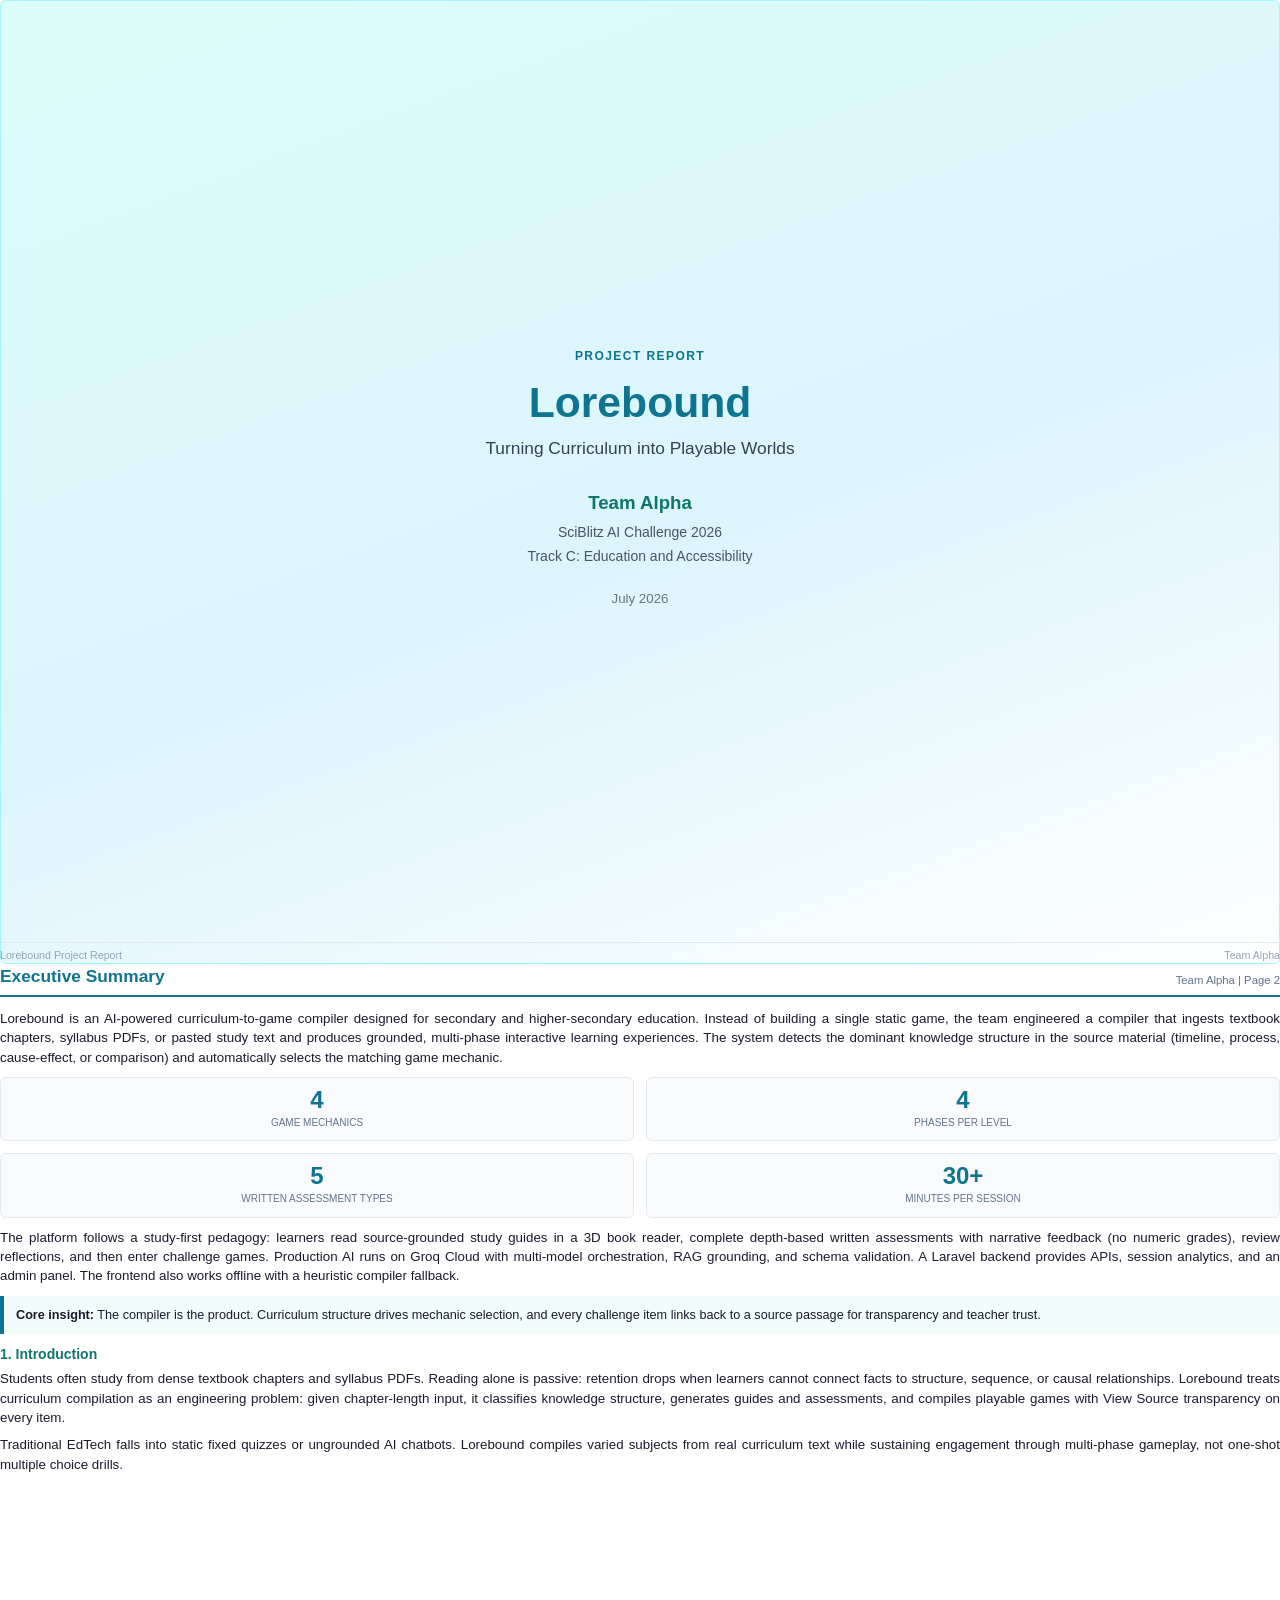
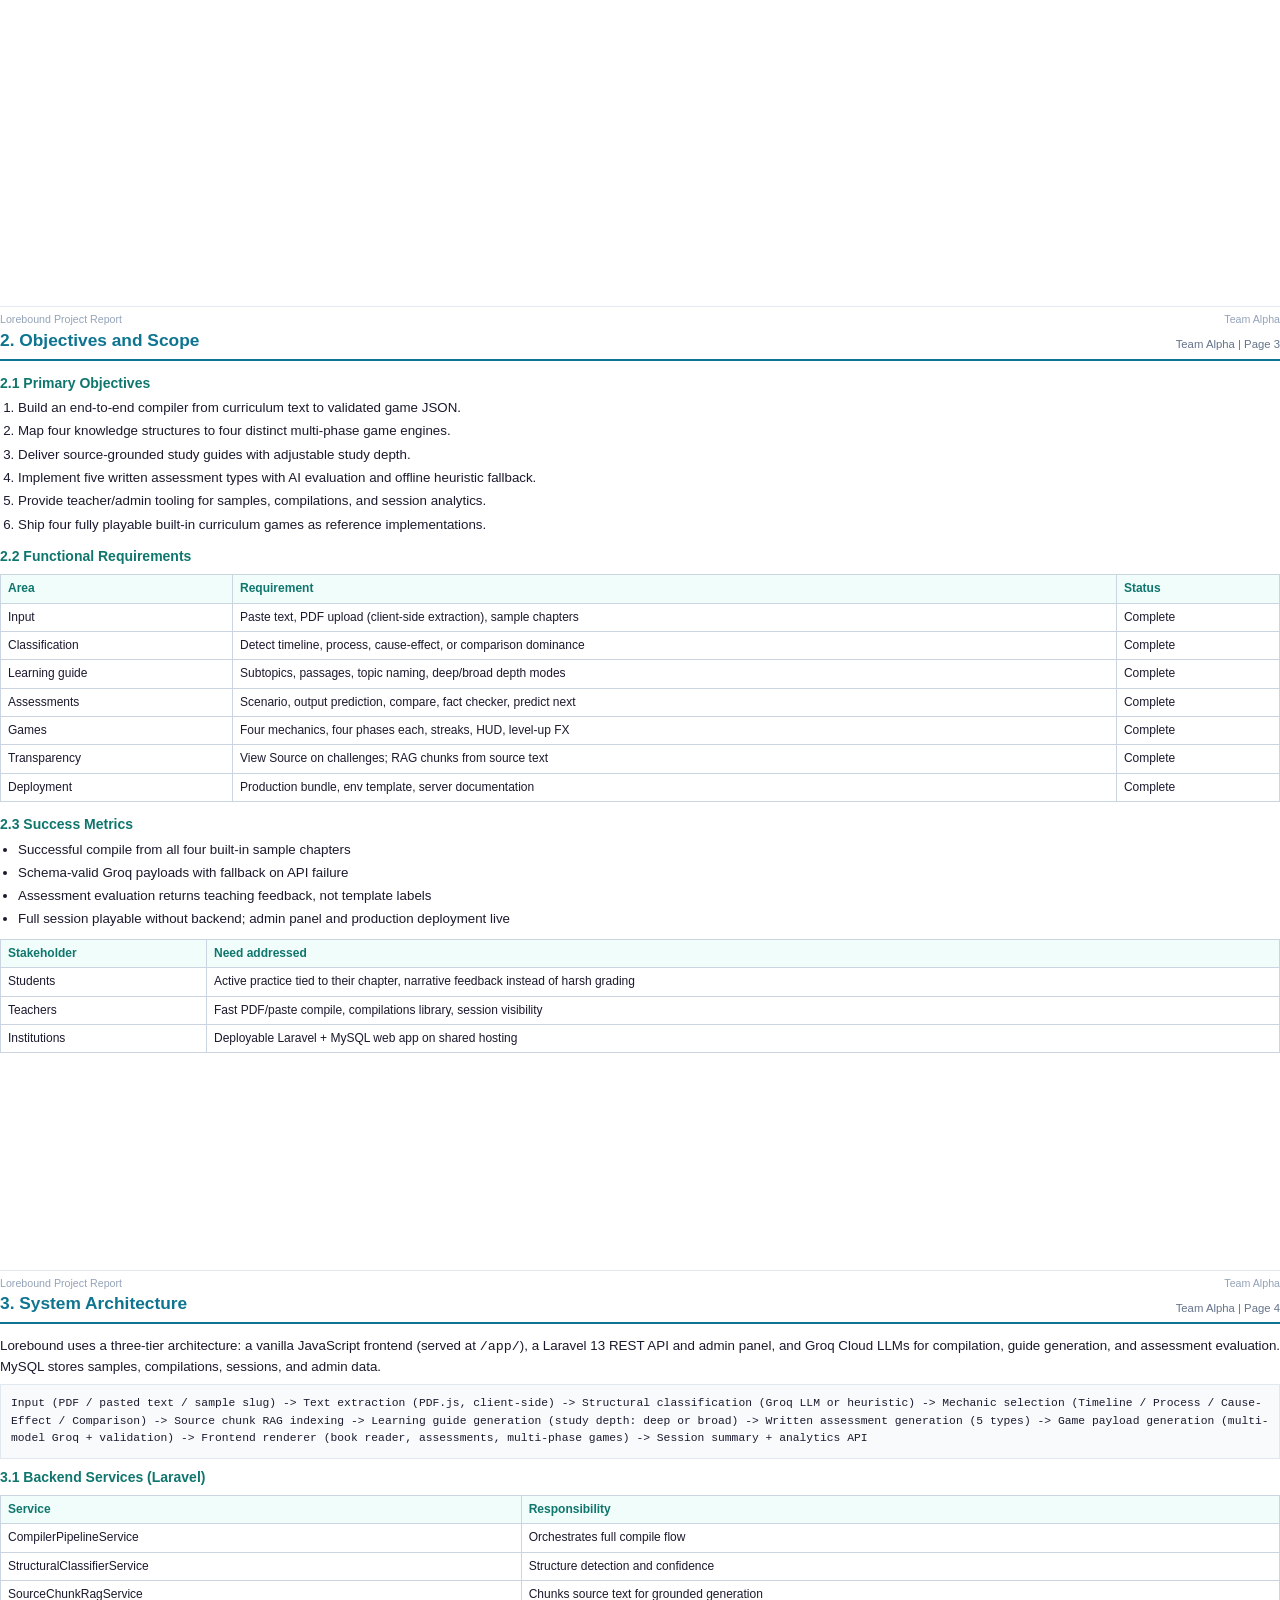
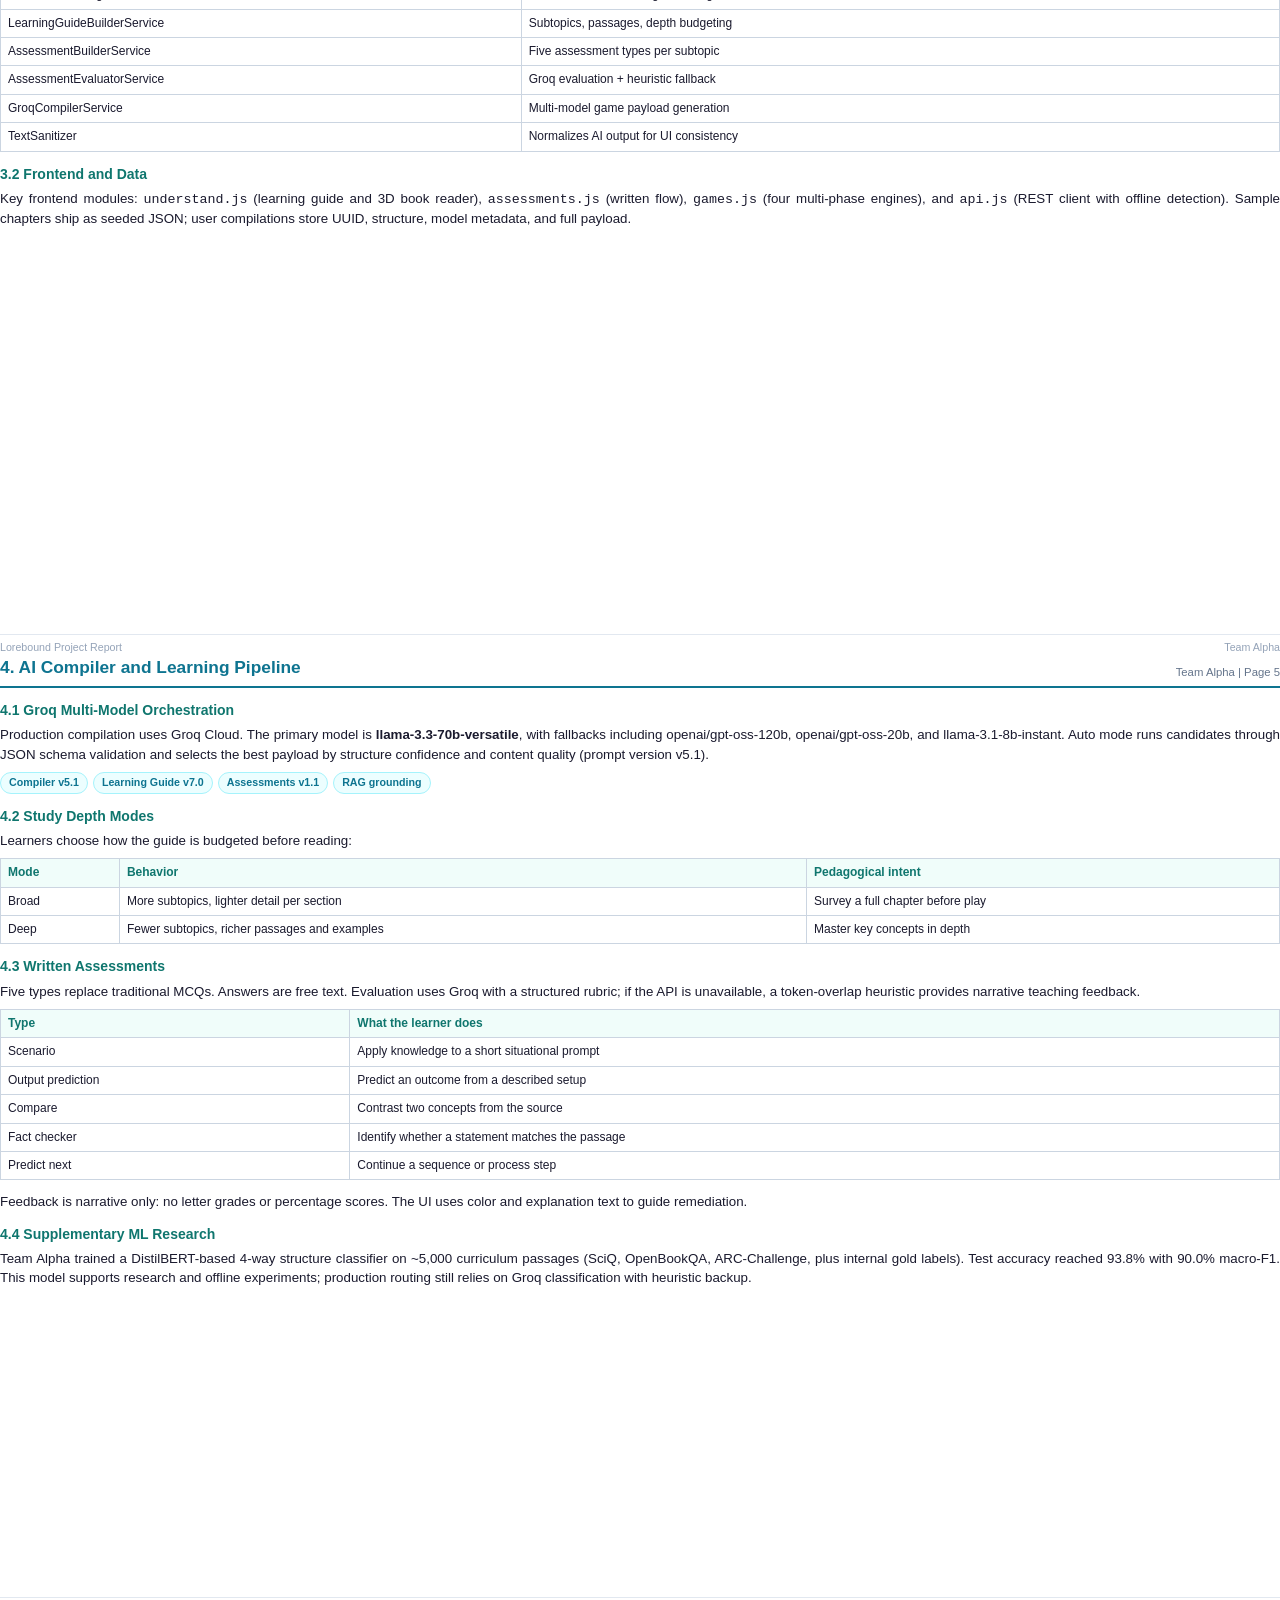
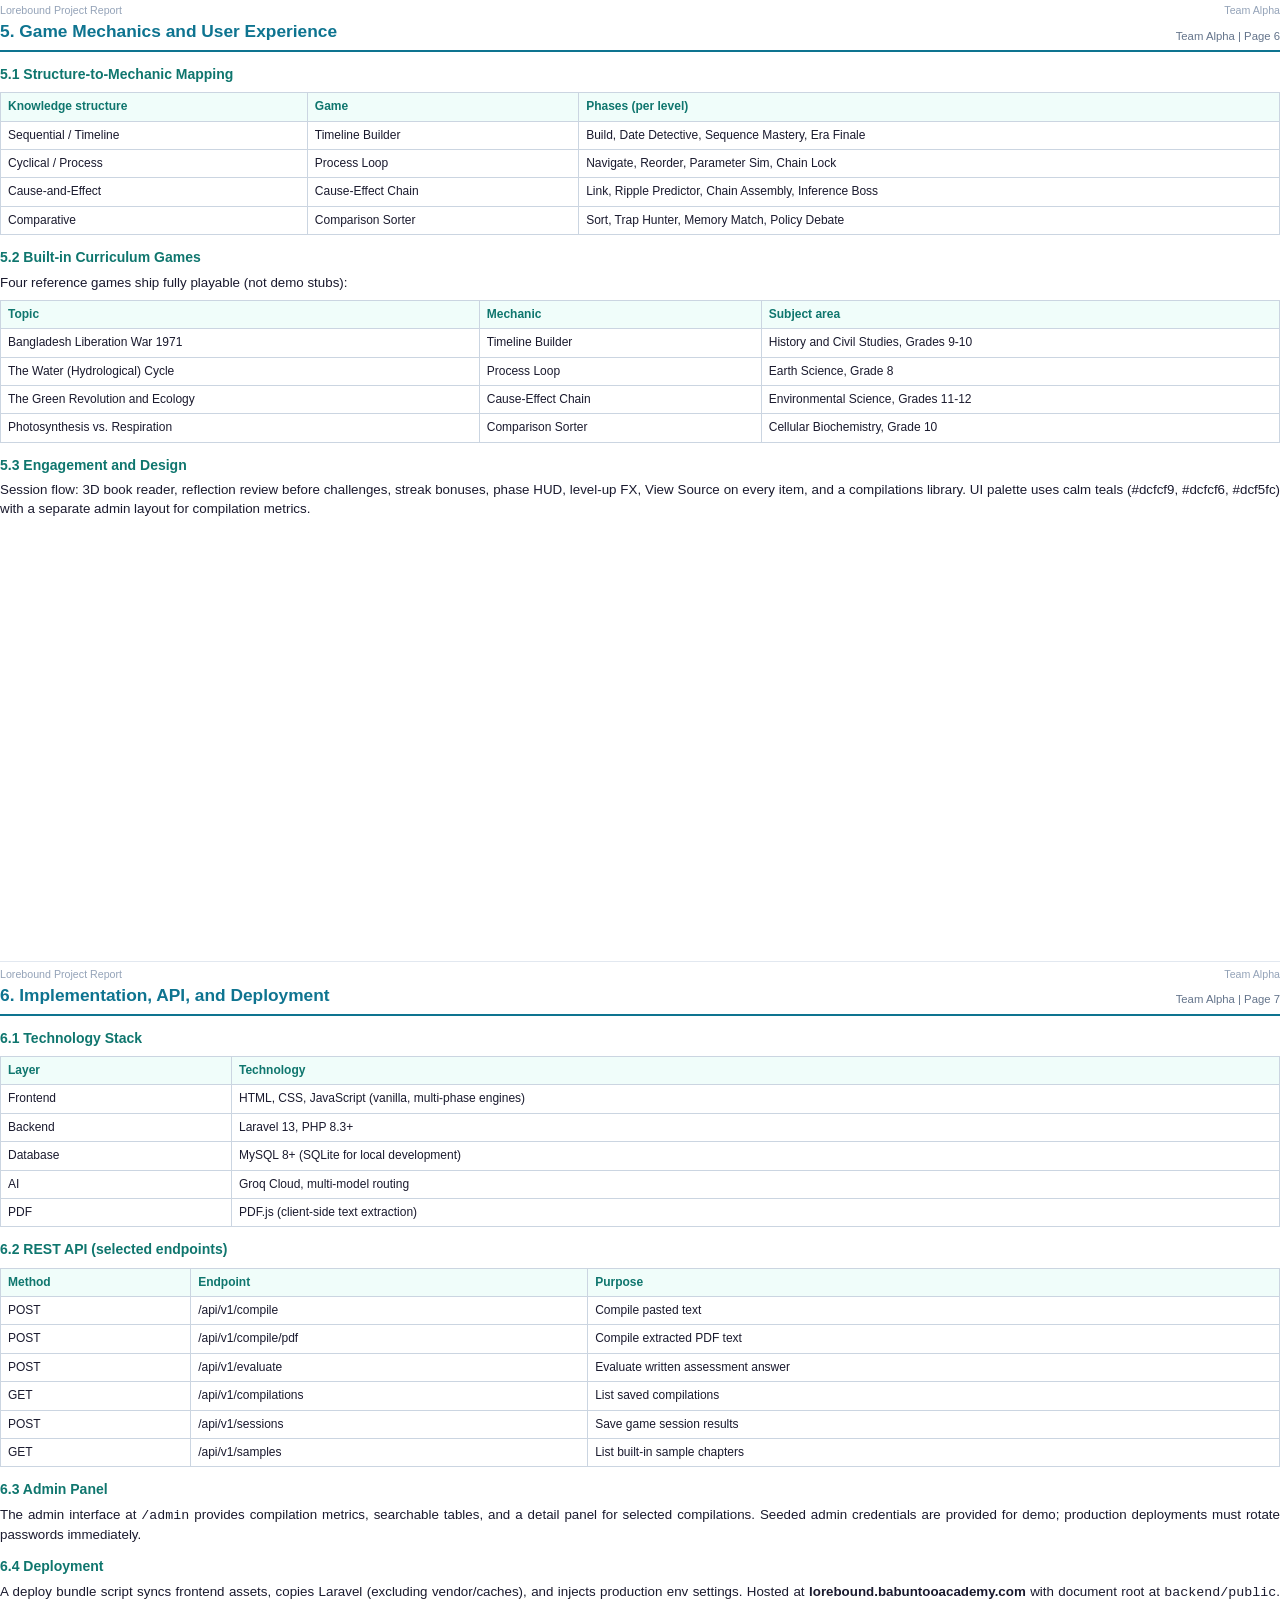
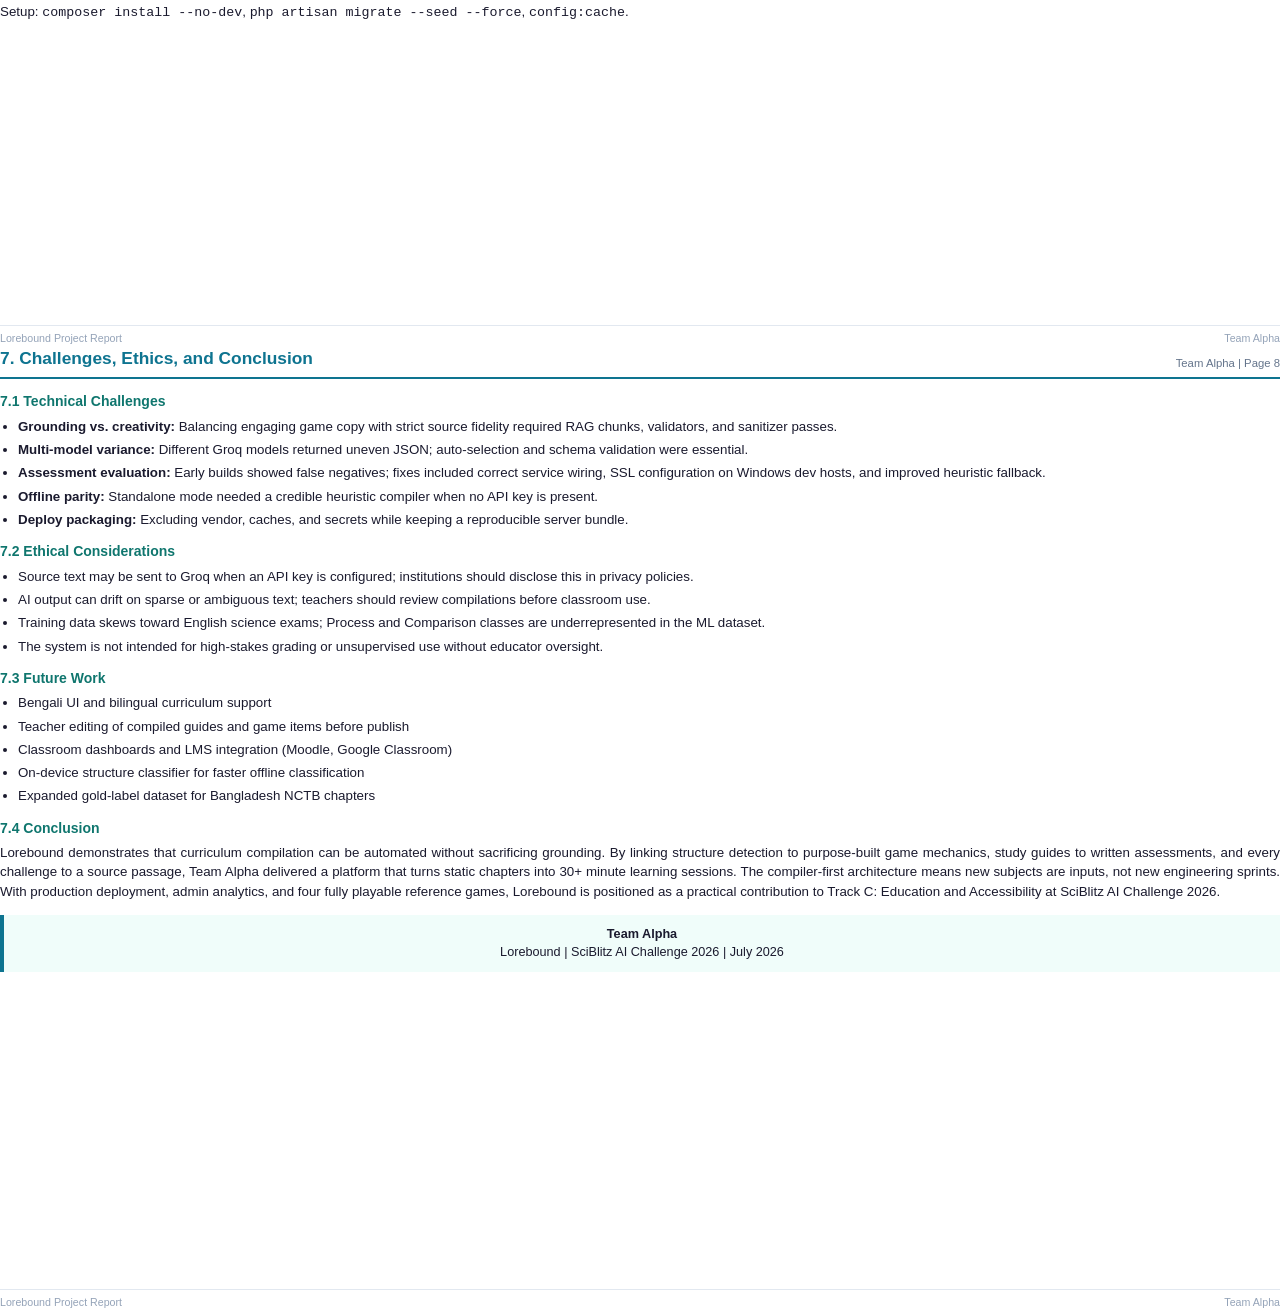
<file: docs/project-report.html>
<!DOCTYPE html>
<html lang="en">
<head>
  <meta charset="UTF-8">
  <title>Lorebound Project Report</title>
  <style>
    @page { size: A4; margin: 14mm; }
    * { box-sizing: border-box; margin: 0; padding: 0; }
    body {
      font-family: "Segoe UI", Inter, Arial, sans-serif;
      font-size: 10pt;
      line-height: 1.45;
      color: #1a1a2e;
      background: #fff;
    }
    .page {
      page-break-after: always;
      min-height: 255mm;
      position: relative;
    }
    .page:last-child { page-break-after: auto; }
    .cover {
      display: flex;
      flex-direction: column;
      justify-content: center;
      align-items: center;
      text-align: center;
      min-height: 255mm;
      background: linear-gradient(160deg, #dcfcf9 0%, #dcf5fc 55%, #fff 100%);
      border: 1px solid #a5f3fc;
      border-radius: 6px;
      padding: 24mm 18mm;
    }
    .cover .badge {
      font-size: 9pt;
      letter-spacing: 0.12em;
      text-transform: uppercase;
      color: #0e7490;
      font-weight: 700;
      margin-bottom: 14px;
    }
    .cover h1 {
      font-size: 32pt;
      font-weight: 800;
      color: #0e7490;
      line-height: 1.1;
      margin-bottom: 10px;
    }
    .cover .tagline {
      font-size: 13pt;
      color: #334155;
      max-width: 130mm;
      margin-bottom: 28px;
    }
    .cover .team {
      font-size: 14pt;
      font-weight: 700;
      color: #0f766e;
      margin-bottom: 6px;
    }
    .cover .event {
      font-size: 10.5pt;
      color: #475569;
      margin-bottom: 4px;
    }
    .cover .date { font-size: 10pt; color: #64748b; margin-top: 18px; }
    header.page-header {
      border-bottom: 2px solid #0e7490;
      padding-bottom: 6px;
      margin-bottom: 12px;
      display: flex;
      justify-content: space-between;
      align-items: flex-end;
    }
    header.page-header h2 {
      font-size: 13pt;
      color: #0e7490;
      font-weight: 800;
    }
    header.page-header .meta {
      font-size: 8.5pt;
      color: #64748b;
      text-align: right;
    }
    h3 {
      font-size: 10.5pt;
      color: #0f766e;
      margin: 12px 0 5px;
      font-weight: 700;
    }
    h3:first-of-type { margin-top: 0; }
    p { margin-bottom: 8px; text-align: justify; }
    ul, ol { margin: 4px 0 10px 18px; }
    li { margin-bottom: 4px; }
    table {
      width: 100%;
      border-collapse: collapse;
      font-size: 9pt;
      margin: 8px 0 12px;
    }
    th, td {
      border: 1px solid #cbd5e1;
      padding: 5px 7px;
      vertical-align: top;
    }
    th {
      background: #f0fdfa;
      color: #0f766e;
      font-weight: 600;
      text-align: left;
    }
    .highlight-box {
      background: #f0fdfa;
      border-left: 4px solid #0e7490;
      padding: 10px 12px;
      margin: 10px 0;
      font-size: 9.5pt;
    }
    .grid-2 {
      display: grid;
      grid-template-columns: 1fr 1fr;
      gap: 12px;
      margin: 10px 0;
    }
    .stat {
      background: #f8fafc;
      border: 1px solid #e2e8f0;
      border-radius: 6px;
      padding: 10px;
      text-align: center;
    }
    .stat .num { font-size: 18pt; font-weight: 800; color: #0e7490; line-height: 1; }
    .stat .lbl { font-size: 7.5pt; color: #64748b; text-transform: uppercase; margin-top: 4px; }
    .flow {
      font-family: Consolas, monospace;
      font-size: 8.5pt;
      background: #f8fafc;
      border: 1px solid #e2e8f0;
      padding: 10px;
      line-height: 1.55;
      margin: 8px 0;
    }
    .footer {
      position: absolute;
      bottom: 0;
      left: 0;
      right: 0;
      border-top: 1px solid #e2e8f0;
      padding-top: 5px;
      font-size: 8pt;
      color: #94a3b8;
      display: flex;
      justify-content: space-between;
    }
    .pill-row { display: flex; flex-wrap: wrap; gap: 5px; margin: 6px 0; }
    .pill {
      background: #ecfeff;
      border: 1px solid #a5f3fc;
      color: #0e7490;
      font-size: 8pt;
      padding: 2px 8px;
      border-radius: 999px;
      font-weight: 600;
    }
  </style>
</head>
<body>

  <!-- PAGE 1: COVER -->
  <section class="page">
    <div class="cover">
      <div class="badge">Project Report</div>
      <h1>Lorebound</h1>
      <p class="tagline">Turning Curriculum into Playable Worlds</p>
      <p class="team">Team Alpha</p>
      <p class="event">SciBlitz AI Challenge 2026</p>
      <p class="event">Track C: Education and Accessibility</p>
      <p class="date">July 2026</p>
    </div>
    <div class="footer"><span>Lorebound Project Report</span><span>Team Alpha</span></div>
  </section>

  <!-- PAGE 2: EXECUTIVE SUMMARY + INTRODUCTION -->
  <section class="page">
    <header class="page-header">
      <h2>Executive Summary</h2>
      <div class="meta">Team Alpha | Page 2</div>
    </header>
      <p>
        Lorebound is an AI-powered curriculum-to-game compiler designed for secondary and higher-secondary education.
        Instead of building a single static game, the team engineered a compiler that ingests textbook chapters, syllabus PDFs,
        or pasted study text and produces grounded, multi-phase interactive learning experiences. The system detects the
        dominant knowledge structure in the source material (timeline, process, cause-effect, or comparison) and automatically
        selects the matching game mechanic.
      </p>
      <div class="grid-2">
        <div class="stat"><div class="num">4</div><div class="lbl">Game mechanics</div></div>
        <div class="stat"><div class="num">4</div><div class="lbl">Phases per level</div></div>
        <div class="stat"><div class="num">5</div><div class="lbl">Written assessment types</div></div>
        <div class="stat"><div class="num">30+</div><div class="lbl">Minutes per session</div></div>
      </div>
      <p>
        The platform follows a study-first pedagogy: learners read source-grounded study guides in a 3D book reader,
        complete depth-based written assessments with narrative feedback (no numeric grades), review reflections,
        and then enter challenge games. Production AI runs on Groq Cloud with multi-model orchestration, RAG grounding,
        and schema validation. A Laravel backend provides APIs, session analytics, and an admin panel. The frontend also
        works offline with a heuristic compiler fallback.
      </p>
      <div class="highlight-box">
        <strong>Core insight:</strong> The compiler is the product. Curriculum structure drives mechanic selection,
        and every challenge item links back to a source passage for transparency and teacher trust.
      </div>

    <h3>1. Introduction</h3>
    <p>
      Students often study from dense textbook chapters and syllabus PDFs. Reading alone is passive: retention drops
      when learners cannot connect facts to structure, sequence, or causal relationships. Lorebound treats curriculum
      compilation as an engineering problem: given chapter-length input, it classifies knowledge structure, generates
      guides and assessments, and compiles playable games with View Source transparency on every item.
    </p>
    <p>
      Traditional EdTech falls into static fixed quizzes or ungrounded AI chatbots. Lorebound compiles varied subjects
      from real curriculum text while sustaining engagement through multi-phase gameplay, not one-shot multiple choice drills.
    </p>

    <div class="footer"><span>Lorebound Project Report</span><span>Team Alpha</span></div>
  </section>

  <!-- PAGE 3: OBJECTIVES -->
  <section class="page">
    <header class="page-header">
      <h2>2. Objectives and Scope</h2>
      <div class="meta">Team Alpha | Page 3</div>
    </header>

    <h3>2.1 Primary Objectives</h3>
    <ol>
      <li>Build an end-to-end compiler from curriculum text to validated game JSON.</li>
      <li>Map four knowledge structures to four distinct multi-phase game engines.</li>
      <li>Deliver source-grounded study guides with adjustable study depth.</li>
      <li>Implement five written assessment types with AI evaluation and offline heuristic fallback.</li>
      <li>Provide teacher/admin tooling for samples, compilations, and session analytics.</li>
      <li>Ship four fully playable built-in curriculum games as reference implementations.</li>
    </ol>

    <h3>2.2 Functional Requirements</h3>
    <table>
      <tr><th>Area</th><th>Requirement</th><th>Status</th></tr>
      <tr><td>Input</td><td>Paste text, PDF upload (client-side extraction), sample chapters</td><td>Complete</td></tr>
      <tr><td>Classification</td><td>Detect timeline, process, cause-effect, or comparison dominance</td><td>Complete</td></tr>
      <tr><td>Learning guide</td><td>Subtopics, passages, topic naming, deep/broad depth modes</td><td>Complete</td></tr>
      <tr><td>Assessments</td><td>Scenario, output prediction, compare, fact checker, predict next</td><td>Complete</td></tr>
      <tr><td>Games</td><td>Four mechanics, four phases each, streaks, HUD, level-up FX</td><td>Complete</td></tr>
      <tr><td>Transparency</td><td>View Source on challenges; RAG chunks from source text</td><td>Complete</td></tr>
      <tr><td>Deployment</td><td>Production bundle, env template, server documentation</td><td>Complete</td></tr>
    </table>

    <h3>2.3 Success Metrics</h3>
    <ul>
      <li>Successful compile from all four built-in sample chapters</li>
      <li>Schema-valid Groq payloads with fallback on API failure</li>
      <li>Assessment evaluation returns teaching feedback, not template labels</li>
      <li>Full session playable without backend; admin panel and production deployment live</li>
    </ul>

    <table>
      <tr><th>Stakeholder</th><th>Need addressed</th></tr>
      <tr><td>Students</td><td>Active practice tied to their chapter, narrative feedback instead of harsh grading</td></tr>
      <tr><td>Teachers</td><td>Fast PDF/paste compile, compilations library, session visibility</td></tr>
      <tr><td>Institutions</td><td>Deployable Laravel + MySQL web app on shared hosting</td></tr>
    </table>

    <div class="footer"><span>Lorebound Project Report</span><span>Team Alpha</span></div>
  </section>

  <!-- PAGE 4: ARCHITECTURE -->
  <section class="page">
    <header class="page-header">
      <h2>3. System Architecture</h2>
      <div class="meta">Team Alpha | Page 4</div>
    </header>

    <p>
      Lorebound uses a three-tier architecture: a vanilla JavaScript frontend (served at <code>/app/</code>),
      a Laravel 13 REST API and admin panel, and Groq Cloud LLMs for compilation, guide generation, and assessment evaluation.
      MySQL stores samples, compilations, sessions, and admin data.
    </p>

    <div class="flow">
Input (PDF / pasted text / sample slug)
  -&gt; Text extraction (PDF.js, client-side)
  -&gt; Structural classification (Groq LLM or heuristic)
  -&gt; Mechanic selection (Timeline / Process / Cause-Effect / Comparison)
  -&gt; Source chunk RAG indexing
  -&gt; Learning guide generation (study depth: deep or broad)
  -&gt; Written assessment generation (5 types)
  -&gt; Game payload generation (multi-model Groq + validation)
  -&gt; Frontend renderer (book reader, assessments, multi-phase games)
  -&gt; Session summary + analytics API
    </div>

    <h3>3.1 Backend Services (Laravel)</h3>
    <table>
      <tr><th>Service</th><th>Responsibility</th></tr>
      <tr><td>CompilerPipelineService</td><td>Orchestrates full compile flow</td></tr>
      <tr><td>StructuralClassifierService</td><td>Structure detection and confidence</td></tr>
      <tr><td>SourceChunkRagService</td><td>Chunks source text for grounded generation</td></tr>
      <tr><td>LearningGuideBuilderService</td><td>Subtopics, passages, depth budgeting</td></tr>
      <tr><td>AssessmentBuilderService</td><td>Five assessment types per subtopic</td></tr>
      <tr><td>AssessmentEvaluatorService</td><td>Groq evaluation + heuristic fallback</td></tr>
      <tr><td>GroqCompilerService</td><td>Multi-model game payload generation</td></tr>
      <tr><td>TextSanitizer</td><td>Normalizes AI output for UI consistency</td></tr>
    </table>

    <h3>3.2 Frontend and Data</h3>
    <p>
      Key frontend modules: <code>understand.js</code> (learning guide and 3D book reader), <code>assessments.js</code>
      (written flow), <code>games.js</code> (four multi-phase engines), and <code>api.js</code> (REST client with offline
      detection). Sample chapters ship as seeded JSON; user compilations store UUID, structure, model metadata, and full payload.
    </p>

    <div class="footer"><span>Lorebound Project Report</span><span>Team Alpha</span></div>
  </section>

  <!-- PAGE 5: AI & LEARNING -->
  <section class="page">
    <header class="page-header">
      <h2>4. AI Compiler and Learning Pipeline</h2>
      <div class="meta">Team Alpha | Page 5</div>
    </header>

    <h3>4.1 Groq Multi-Model Orchestration</h3>
    <p>
      Production compilation uses Groq Cloud. The primary model is <strong>llama-3.3-70b-versatile</strong>, with fallbacks
      including openai/gpt-oss-120b, openai/gpt-oss-20b, and llama-3.1-8b-instant. Auto mode runs candidates through
      JSON schema validation and selects the best payload by structure confidence and content quality (prompt version v5.1).
    </p>
    <div class="pill-row">
      <span class="pill">Compiler v5.1</span>
      <span class="pill">Learning Guide v7.0</span>
      <span class="pill">Assessments v1.1</span>
      <span class="pill">RAG grounding</span>
    </div>

    <h3>4.2 Study Depth Modes</h3>
    <p>Learners choose how the guide is budgeted before reading:</p>
    <table>
      <tr><th>Mode</th><th>Behavior</th><th>Pedagogical intent</th></tr>
      <tr><td>Broad</td><td>More subtopics, lighter detail per section</td><td>Survey a full chapter before play</td></tr>
      <tr><td>Deep</td><td>Fewer subtopics, richer passages and examples</td><td>Master key concepts in depth</td></tr>
    </table>

    <h3>4.3 Written Assessments</h3>
    <p>Five types replace traditional MCQs. Answers are free text. Evaluation uses Groq with a structured rubric; if the API is unavailable, a token-overlap heuristic provides narrative teaching feedback.</p>
    <table>
      <tr><th>Type</th><th>What the learner does</th></tr>
      <tr><td>Scenario</td><td>Apply knowledge to a short situational prompt</td></tr>
      <tr><td>Output prediction</td><td>Predict an outcome from a described setup</td></tr>
      <tr><td>Compare</td><td>Contrast two concepts from the source</td></tr>
      <tr><td>Fact checker</td><td>Identify whether a statement matches the passage</td></tr>
      <tr><td>Predict next</td><td>Continue a sequence or process step</td></tr>
    </table>
    <p>Feedback is narrative only: no letter grades or percentage scores. The UI uses color and explanation text to guide remediation.</p>

    <h3>4.4 Supplementary ML Research</h3>
    <p>
      Team Alpha trained a DistilBERT-based 4-way structure classifier on ~5,000 curriculum passages (SciQ, OpenBookQA,
      ARC-Challenge, plus internal gold labels). Test accuracy reached 93.8% with 90.0% macro-F1. This model supports
      research and offline experiments; production routing still relies on Groq classification with heuristic backup.
    </p>

    <div class="footer"><span>Lorebound Project Report</span><span>Team Alpha</span></div>
  </section>

  <!-- PAGE 6: GAMES & UX -->
  <section class="page">
    <header class="page-header">
      <h2>5. Game Mechanics and User Experience</h2>
      <div class="meta">Team Alpha | Page 6</div>
    </header>

    <h3>5.1 Structure-to-Mechanic Mapping</h3>
    <table>
      <tr><th>Knowledge structure</th><th>Game</th><th>Phases (per level)</th></tr>
      <tr><td>Sequential / Timeline</td><td>Timeline Builder</td><td>Build, Date Detective, Sequence Mastery, Era Finale</td></tr>
      <tr><td>Cyclical / Process</td><td>Process Loop</td><td>Navigate, Reorder, Parameter Sim, Chain Lock</td></tr>
      <tr><td>Cause-and-Effect</td><td>Cause-Effect Chain</td><td>Link, Ripple Predictor, Chain Assembly, Inference Boss</td></tr>
      <tr><td>Comparative</td><td>Comparison Sorter</td><td>Sort, Trap Hunter, Memory Match, Policy Debate</td></tr>
    </table>

    <h3>5.2 Built-in Curriculum Games</h3>
    <p>Four reference games ship fully playable (not demo stubs):</p>
    <table>
      <tr><th>Topic</th><th>Mechanic</th><th>Subject area</th></tr>
      <tr><td>Bangladesh Liberation War 1971</td><td>Timeline Builder</td><td>History and Civil Studies, Grades 9-10</td></tr>
      <tr><td>The Water (Hydrological) Cycle</td><td>Process Loop</td><td>Earth Science, Grade 8</td></tr>
      <tr><td>The Green Revolution and Ecology</td><td>Cause-Effect Chain</td><td>Environmental Science, Grades 11-12</td></tr>
      <tr><td>Photosynthesis vs. Respiration</td><td>Comparison Sorter</td><td>Cellular Biochemistry, Grade 10</td></tr>
    </table>

    <h3>5.3 Engagement and Design</h3>
    <p>
      Session flow: 3D book reader, reflection review before challenges, streak bonuses, phase HUD, level-up FX, View Source
      on every item, and a compilations library. UI palette uses calm teals (#dcfcf9, #dcfcf6, #dcf5fc) with a separate
      admin layout for compilation metrics.
    </p>

    <div class="footer"><span>Lorebound Project Report</span><span>Team Alpha</span></div>
  </section>

  <!-- PAGE 7: IMPLEMENTATION -->
  <section class="page">
    <header class="page-header">
      <h2>6. Implementation, API, and Deployment</h2>
      <div class="meta">Team Alpha | Page 7</div>
    </header>

    <h3>6.1 Technology Stack</h3>
    <table>
      <tr><th>Layer</th><th>Technology</th></tr>
      <tr><td>Frontend</td><td>HTML, CSS, JavaScript (vanilla, multi-phase engines)</td></tr>
      <tr><td>Backend</td><td>Laravel 13, PHP 8.3+</td></tr>
      <tr><td>Database</td><td>MySQL 8+ (SQLite for local development)</td></tr>
      <tr><td>AI</td><td>Groq Cloud, multi-model routing</td></tr>
      <tr><td>PDF</td><td>PDF.js (client-side text extraction)</td></tr>
    </table>

    <h3>6.2 REST API (selected endpoints)</h3>
    <table>
      <tr><th>Method</th><th>Endpoint</th><th>Purpose</th></tr>
      <tr><td>POST</td><td>/api/v1/compile</td><td>Compile pasted text</td></tr>
      <tr><td>POST</td><td>/api/v1/compile/pdf</td><td>Compile extracted PDF text</td></tr>
      <tr><td>POST</td><td>/api/v1/evaluate</td><td>Evaluate written assessment answer</td></tr>
      <tr><td>GET</td><td>/api/v1/compilations</td><td>List saved compilations</td></tr>
      <tr><td>POST</td><td>/api/v1/sessions</td><td>Save game session results</td></tr>
      <tr><td>GET</td><td>/api/v1/samples</td><td>List built-in sample chapters</td></tr>
    </table>

    <h3>6.3 Admin Panel</h3>
    <p>
      The admin interface at <code>/admin</code> provides compilation metrics, searchable tables, and a detail panel for
      selected compilations. Seeded admin credentials are provided for demo; production deployments must rotate passwords immediately.
    </p>

    <h3>6.4 Deployment</h3>
    <p>
      A deploy bundle script syncs frontend assets, copies Laravel (excluding vendor/caches), and injects production env settings.
      Hosted at <strong>lorebound.babuntooacademy.com</strong> with document root at <code>backend/public</code>.
      Setup: <code>composer install --no-dev</code>, <code>php artisan migrate --seed --force</code>, <code>config:cache</code>.
    </p>

    <div class="footer"><span>Lorebound Project Report</span><span>Team Alpha</span></div>
  </section>

  <!-- PAGE 8: CHALLENGES & CONCLUSION -->
  <section class="page">
    <header class="page-header">
      <h2>7. Challenges, Ethics, and Conclusion</h2>
      <div class="meta">Team Alpha | Page 8</div>
    </header>

    <h3>7.1 Technical Challenges</h3>
    <ul>
      <li><strong>Grounding vs. creativity:</strong> Balancing engaging game copy with strict source fidelity required RAG chunks, validators, and sanitizer passes.</li>
      <li><strong>Multi-model variance:</strong> Different Groq models returned uneven JSON; auto-selection and schema validation were essential.</li>
      <li><strong>Assessment evaluation:</strong> Early builds showed false negatives; fixes included correct service wiring, SSL configuration on Windows dev hosts, and improved heuristic fallback.</li>
      <li><strong>Offline parity:</strong> Standalone mode needed a credible heuristic compiler when no API key is present.</li>
      <li><strong>Deploy packaging:</strong> Excluding vendor, caches, and secrets while keeping a reproducible server bundle.</li>
    </ul>

    <h3>7.2 Ethical Considerations</h3>
    <ul>
      <li>Source text may be sent to Groq when an API key is configured; institutions should disclose this in privacy policies.</li>
      <li>AI output can drift on sparse or ambiguous text; teachers should review compilations before classroom use.</li>
      <li>Training data skews toward English science exams; Process and Comparison classes are underrepresented in the ML dataset.</li>
      <li>The system is not intended for high-stakes grading or unsupervised use without educator oversight.</li>
    </ul>

    <h3>7.3 Future Work</h3>
    <ul>
      <li>Bengali UI and bilingual curriculum support</li>
      <li>Teacher editing of compiled guides and game items before publish</li>
      <li>Classroom dashboards and LMS integration (Moodle, Google Classroom)</li>
      <li>On-device structure classifier for faster offline classification</li>
      <li>Expanded gold-label dataset for Bangladesh NCTB chapters</li>
    </ul>

    <h3>7.4 Conclusion</h3>
    <p>
      Lorebound demonstrates that curriculum compilation can be automated without sacrificing grounding. By linking
      structure detection to purpose-built game mechanics, study guides to written assessments, and every challenge to a
      source passage, Team Alpha delivered a platform that turns static chapters into 30+ minute learning sessions.
      The compiler-first architecture means new subjects are inputs, not new engineering sprints. With production
      deployment, admin analytics, and four fully playable reference games, Lorebound is positioned as a practical
      contribution to Track C: Education and Accessibility at SciBlitz AI Challenge 2026.
    </p>

    <div class="highlight-box" style="text-align: center; margin-top: 14px;">
      <strong>Team Alpha</strong><br>
      Lorebound | SciBlitz AI Challenge 2026 | July 2026
    </div>

    <div class="footer"><span>Lorebound Project Report</span><span>Team Alpha</span></div>
  </section>

</body>
</html>
</file>
